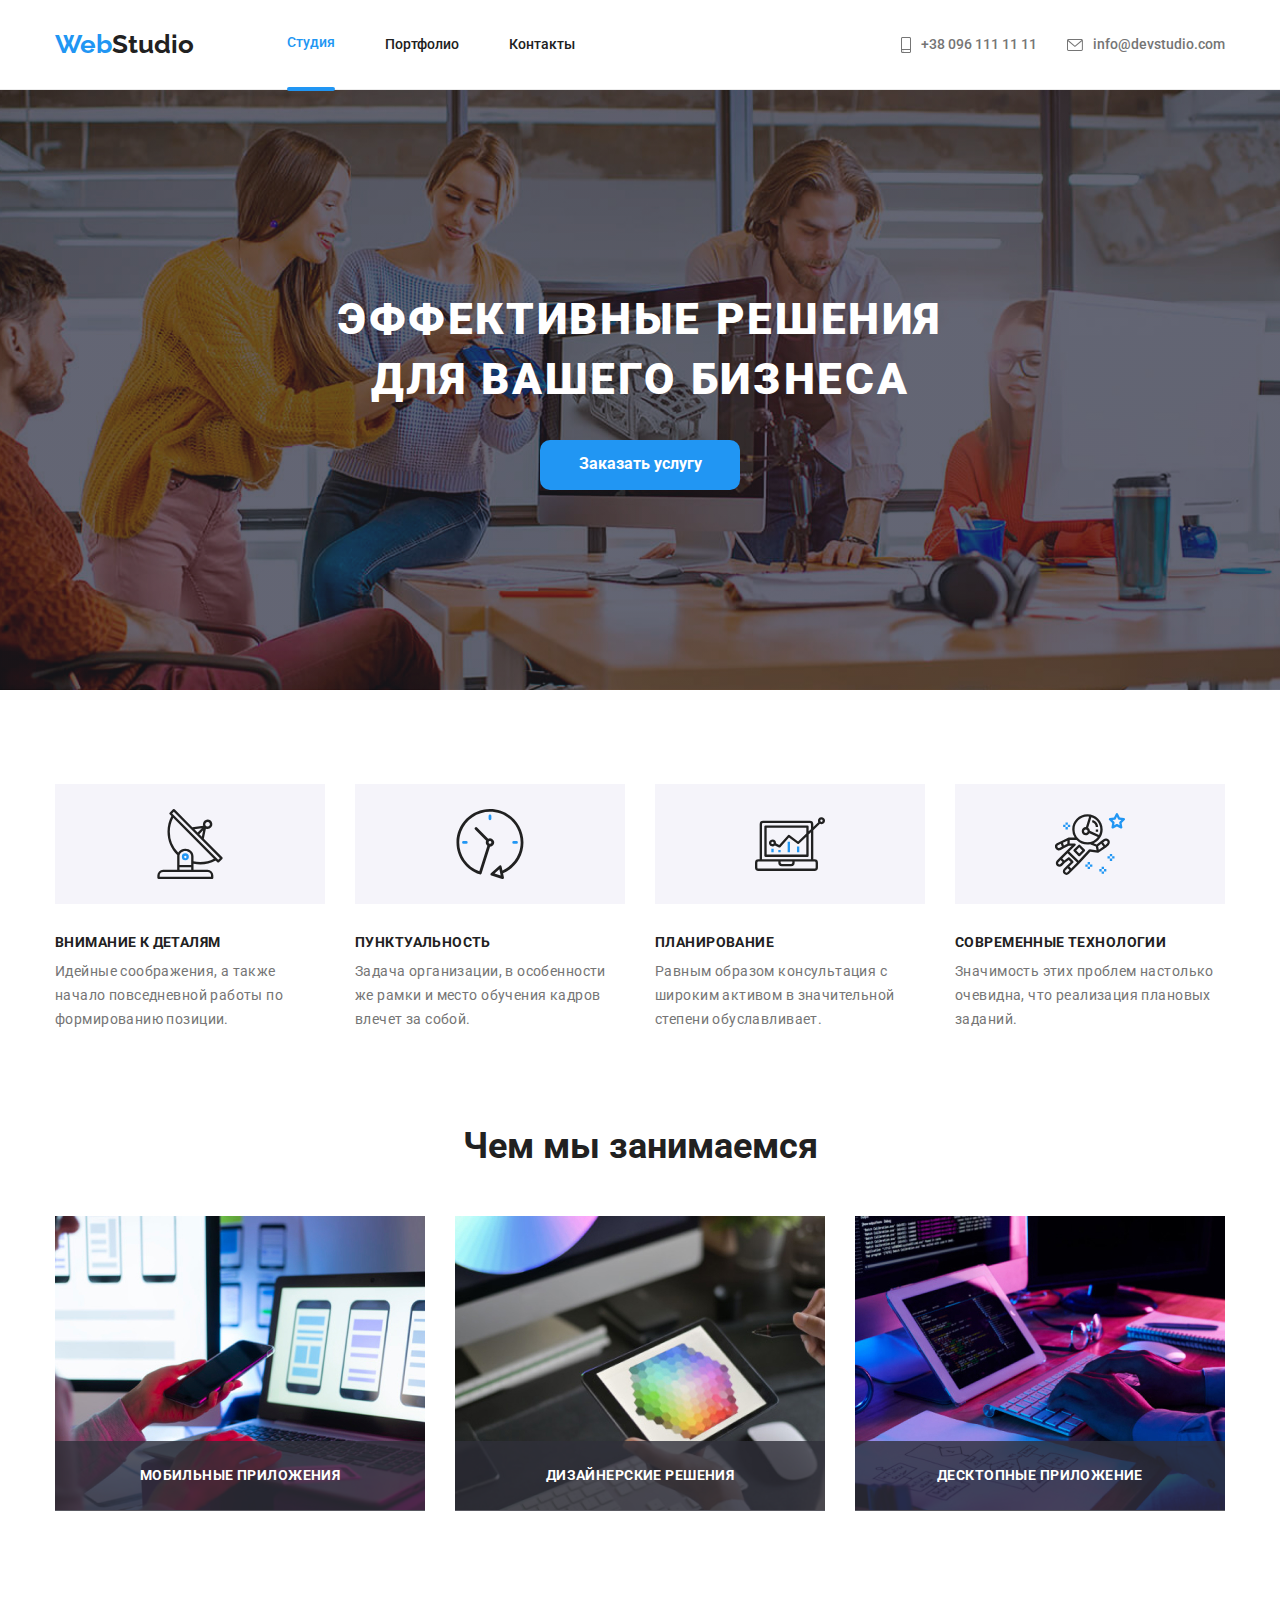
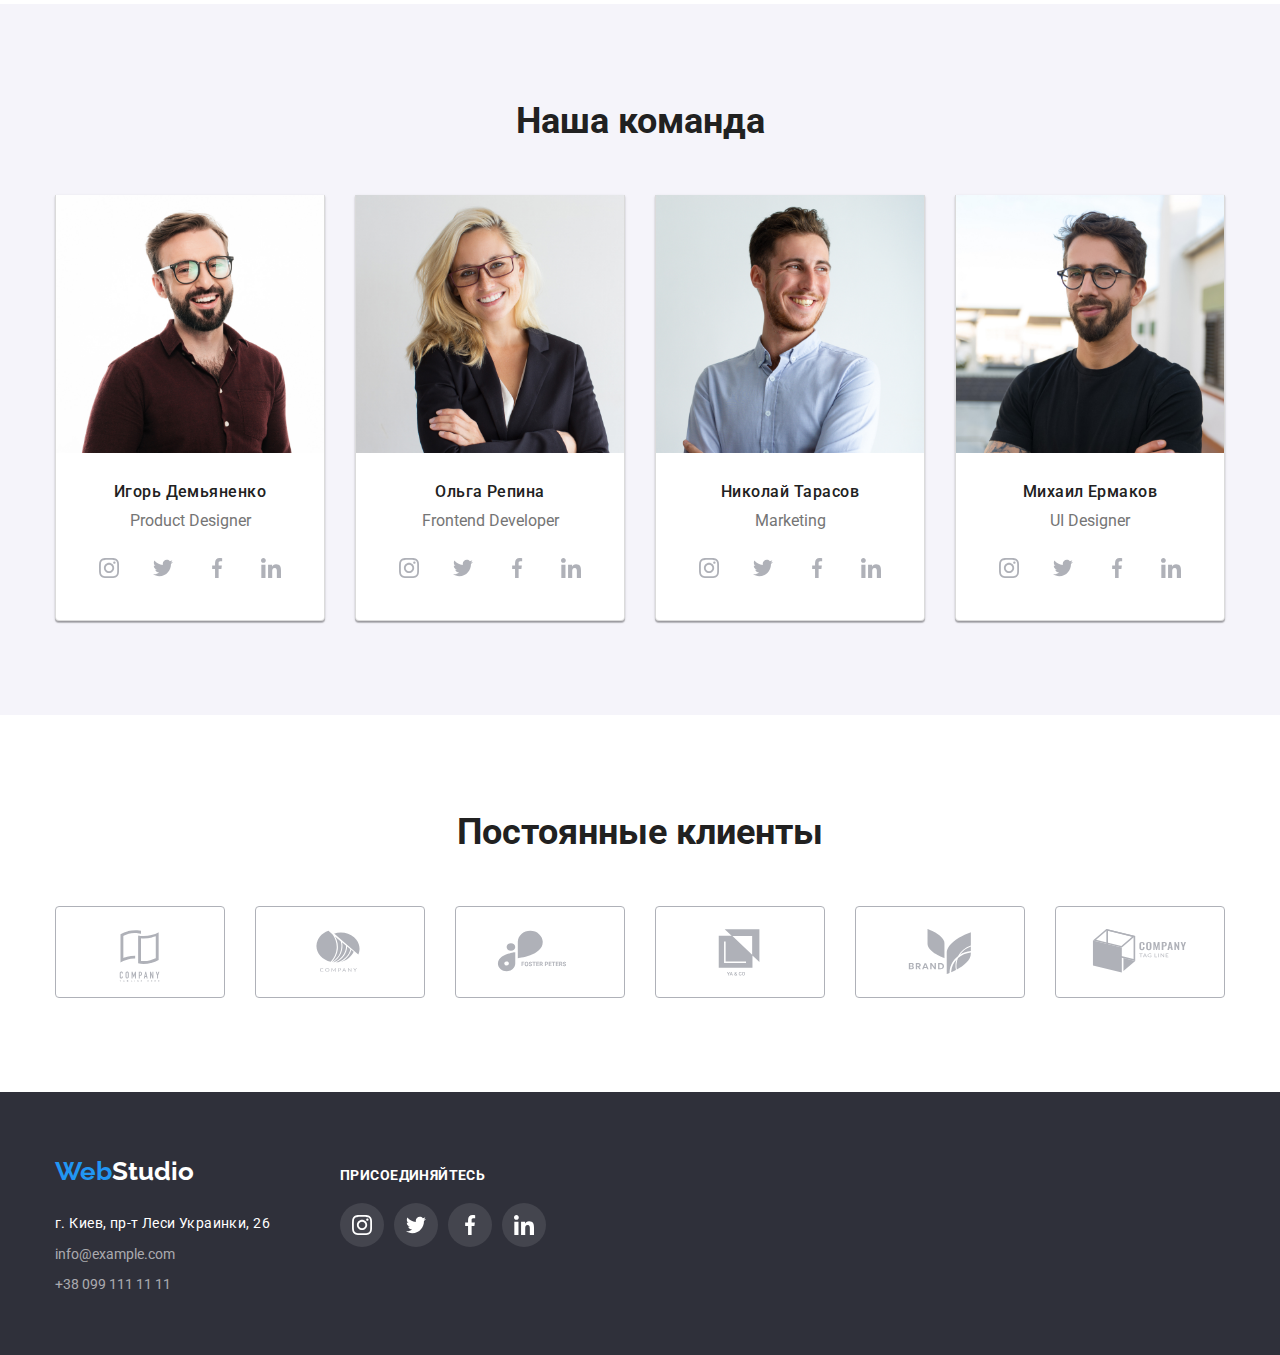
<file: index.html>
<!DOCTYPE html>
<html lang="ru">
  <head>
    <meta charset="UTF-8" />
    <meta http-equiv="X-UA-Compatible" content="IE=edge" />
    <meta name="viewport" content="width=device-width, initial-scale=1.0" />
    <title>Студия</title>

    <link
      href="https://fonts.googleapis.com/css2?family=Raleway:wght@700&family=Roboto:wght@400;500;700;900&display=swap"
      rel="stylesheet"
    />
    <link href="./css/modern-normalize.css" rel="stylesheet" />
    <link href="css/style.css" rel="stylesheet" />
  </head>

  <body>
    <!--шапка сайта-->

    <header class="header">
      <div class="container container-flex">
        <nav class="header-navigation">
          <a href="index.html" class="emblema"
            ><span class="web">Web</span>Studio</a
          >
          <ul class="list">
            <li class="list-item">
              <a href="index.html" class="link link-current">Студия</a>
            </li>
            <!-- сделать бордер радиус  -->
            <li class="list-item">
              <a href="portfolio.html" class="link">Портфолио</a>
            </li>
            <li class="list-item"><a href="" class="link">Контакты</a></li>
          </ul>
        </nav>
        <ul class="list-contacts">
          <li class="contacts-item">
            <a href="tel:+380961111111" class="contacts">
            <svg class="svg-contact" width="10" height="16">
              <use href="./images/symbol-defs.svg#icon-smartphone"></use>
            </svg>
              +38 096 111 11 11
            </a>
          </li>
          <li class="contacts-item">

            <a href="mailto:info@devstudio.com" class="contacts"
              >
              <svg class="svg-contact" width="16" height="12">
                <use
                  href="./images/symbol-defs.svg#icon-envelope"
                ></use>
              </svg>info@devstudio.com
            </a>
          </li>
        </ul>
      </div>
    </header>
    <main>
      <!--hero-->
      <section class="hero">
        <div class="container container-flex-hero">
          <h1 class="hero-text">Эффективные решения для вашего бизнеса</h1>

          <button type="button" class="hero-button" data-modal-open>Заказать услугу</button>
        </div>
      </section>
      <!-- benefits -->
      <section class="section">
        <div class="container">
          <ul class="listedge">
            <li class="listedge-list">
              <div class="listeadge-img">
                <svg class="svg-listeage" width="70" height="70">
                  <use
                    href="./images/symbol-defs.svg#icon-antenna"
                  ></use>
                </svg>
              </div>
              <h3 class="listedge-heading">Внимание к деталям</h3>
              <p class="listedge-paragraph">
                Идейные соображения, а также начало повседневной работы по
                формированию позиции.
              </p>
            </li>
            <li class="listedge-list">
              <div class="listeadge-img">
                <svg class="svg-listeage" width="70" height="70">
                  <use
                    href="./images/symbol-defs.svg#icon-clock"
                  ></use>
                </svg>
              </div>
              <h3 class="listedge-heading">Пунктуальность</h3>
              <p class="listedge-paragraph">
                Задача организации, в особенности же рамки и место обучения
                кадров влечет за собой.
              </p>
            </li>
            <li class="listedge-list">
              <div class="listeadge-img">
                <svg class="svg-listeage" width="70" height="70">
                  <use
                    href="./images/symbol-defs.svg#icon-diagram"
                  ></use>
                </svg>
              </div>
              <h3 class="listedge-heading">Планирование</h3>
              <p class="listedge-paragraph">
                Равным образом консультация с широким активом в значительной
                степени обуславливает.
              </p>
            </li>
            <li class="listedge-list">
              <div class="listeadge-img">
                <svg class="svg-listeage" width="70" height="70">
                  <use
                    href="./images/symbol-defs.svg#icon-astronaut"
                  ></use>
                </svg>
              </div>
              <h3 class="listedge-heading">Современные технологии</h3>
              <p class="listedge-paragraph">
                Значимость этих проблем настолько очевидна, что реализация
                плановых заданий.
              </p>
            </li>
          </ul>
        </div>
      </section>
      <!--чем мы занимаемся-->
      <section class="section section-benefits">
        <div class="container container-benefits">
          <h2 class="benefits">Чем мы занимаемся</h2>
          <ul class="listbenefits">
            <li class="listofbebefits">
              <div class="benefits-overflow"><p class="pbenefits">Мобильные приложения</p></div>
              <img
                src="images/box2.jpg"
                alt="подбор для всех девайсов"
                width="370" class="imgb"
              />
            </li>
            <li class="listofbebefits">
              <div class="benefits-overflow"><p class="pbenefits">Дизайнерские решения</p></div>
              <img src="images/box3.jpg" alt="подбор цветов" width="370"  class="imgb"/>
            </li>
            <li class="listofbebefits">
              <div class="benefits-overflow"><p class="pbenefits">десктопные приложение</p></div>
              <img src="images/img.jpg" alt="разработка сайтов" width="370" class="imgb"/>
            </li>
          </ul>
        </div>
      </section>
      <section class="section team">
        <div class="container">
          <h2 class="team-heading">Наша команда</h2>
          <ul class="list-team">
            <li class="list-of-team">
              <img src="images/1.jpg" alt="Игорь Демьяненко" width="268" />
              <div class="teamdiv">
                <h3 class="our-team">Игорь Демьяненко</h3>
                <p class="position">Product Designer</p>

                <ul class="social-links">
                  <li class="social-links-items">
                    <a href="insta.com" class="links-items">
                      <svg class="svg" width="40" height="40">
                        <use
                          href="./images/symbol-defs.svg#icon-instagram"
                        ></use>
                      </svg>
                    </a>
                  </li>
                  <li class="social-links-items">
                    <a href="insta.com" class="links-items">
                      <svg class="svg" width="20" height="20">
                        <use
                          href="./images/symbol-defs.svg#icon-twitter"
                        ></use>
                      </svg>
                    </a>
                  </li>
                  <li class="social-links-items">
                    <a href="insta.com" class="links-items">
                      <svg class="svg" width="20" height="20">
                        <use
                          href="./images/symbol-defs.svg#icon-facebook"
                        ></use>
                      </svg>
                    </a>
                  </li>
                  <li class="social-links-items">
                    <a href="insta.com" class="links-items">
                      <svg class="svg" width="20" height="20">
                        <use
                          href="./images/symbol-defs.svg#icon-linkedin"
                        ></use>
                      </svg>
                    </a>
                  </li>
                </ul>
              </div>
            </li>
            <li class="list-of-team">
              <img src="images/4.jpg" alt="Ольга Репина" width="268" />
              <div class="teamdiv">
                <h3 class="our-team">Ольга Репина</h3>
                <p class="position">Frontend Developer</p>
                <ul class="social-links">
                  <li class="social-links-items">
                    <a href="insta.com" class="links-items">
                      <svg class="svg" width="40" height="40">
                        <use
                          href="./images/symbol-defs.svg#icon-instagram"
                        ></use>
                      </svg>
                    </a>
                  </li>
                  <li class="social-links-items">
                    <a href="insta.com" class="links-items">
                      <svg class="svg" width="20" height="20">
                        <use
                          href="./images/symbol-defs.svg#icon-twitter"
                        ></use>
                      </svg>
                    </a>
                  </li>
                  <li class="social-links-items">
                    <a href="insta.com" class="links-items">
                      <svg class="svg" width="20" height="20">
                        <use
                          href="./images/symbol-defs.svg#icon-facebook"
                        ></use>
                      </svg>
                    </a>
                  </li>
                  <li class="social-links-items">
                    <a href="insta.com" class="links-items">
                      <svg class="svg" width="20" height="20">
                        <use
                          href="./images/symbol-defs.svg#icon-linkedin"
                        ></use>
                      </svg>
                    </a>
                  </li>
                </ul>
              </div>
            </li>
            <li class="list-of-team">
              <img src="images/3.jpg" alt="Николай Tарасов" width="268" />
              <div class="teamdiv">
                <h3 class="our-team">Николай Тарасов</h3>
                <p class="position">Marketing</p>

                <ul class="social-links">
                  <li class="social-links-items">
                    <a href="insta.com" class="links-items">
                      <svg class="svg" width="40" height="40">
                        <use
                          href="./images/symbol-defs.svg#icon-instagram"
                        ></use>
                      </svg>
                    </a>
                  </li>
                  <li class="social-links-items">
                    <a href="insta.com" class="links-items">
                      <svg class="svg" width="20" height="20">
                        <use
                          href="./images/symbol-defs.svg#icon-twitter"
                        ></use>
                      </svg>
                    </a>
                  </li>
                  <li class="social-links-items">
                    <a href="insta.com" class="links-items">
                      <svg class="svg" width="20" height="20">
                        <use
                          href="./images/symbol-defs.svg#icon-facebook"
                        ></use>
                      </svg>
                    </a>
                  </li>
                  <li class="social-links-items">
                    <a href="insta.com" class="links-items">
                      <svg class="svg" width="20" height="20">
                        <use
                          href="./images/symbol-defs.svg#icon-linkedin"
                        ></use>
                      </svg>
                    </a>
                  </li>
                </ul>

              </div>
            </li>
            <li class="list-of-team">
              <img src="images/2.jpg" alt="Михаил Ермаков" width="268" />
              <div class="teamdiv">
                <h3 class="our-team">Михаил Ермаков</h3>
                <p class="position">UI Designer</p>

                  <ul class="social-links">
                    <li class="social-links-items">
                      <a href="insta.com" class="links-items">
                        <svg class="svg" width="40" height="40">
                          <use
                            href="./images/symbol-defs.svg#icon-instagram"
                          ></use>
                        </svg>
                      </a>
                    </li>
                    <li class="social-links-items">
                      <a href="insta.com" class="links-items">
                        <svg class="svg" width="20" height="20">
                          <use
                            href="./images/symbol-defs.svg#icon-twitter"
                          ></use>
                        </svg>
                      </a>
                    </li>
                    <li class="social-links-items">
                      <a href="insta.com" class="links-items">
                        <svg class="svg" width="20" height="20">
                          <use
                            href="./images/symbol-defs.svg#icon-facebook"
                          ></use>
                        </svg>
                      </a>
                    </li>
                    <li class="social-links-items">
                      <a href="insta.com" class="links-items">
                        <svg class="svg" width="20" height="20">
                          <use
                            href="./images/symbol-defs.svg#icon-linkedin"
                          ></use>
                        </svg>
                      </a>
                    </li>
                  </ul>

              </div>
            </li>
          </ul>
        </div>
      </section>
      <section class="section">
        <div class="container">
          <h2 class="cutomers-heading">Постоянные клиенты</h2>
          <ul class="cutomers">
            <li class="customers-item">
              <a href="" class="links-customers">
                <svg class="customers-svg" width="106" height="60">
                  <use
                    href="./images/symbol-defs.svg#icon-yaco"
                  ></use>
                </svg>
              </a>
            </li>
            <li class="customers-item">
              <a href="" class="links-customers">
                <svg class="customers-svg" width="106" height="60">
                  <use
                    href="./images/symbol-defs.svg#icon-tagline"
                  ></use>
                </svg>
              </a>
            </li>
            <li class="customers-item">
              <a href="" class="links-customers">
                <svg class="customers-svg" width="106" height="60">
                  <use
                    href="./images/symbol-defs.svg#icon-company"
                  ></use>
                </svg>
              </a>
            </li>
            <li class="customers-item">
              <a href="" class="links-customers">
                <svg class="customers-svg" width="106" height="60">
                  <use
                    href="./images/symbol-defs.svg#icon-tag-line"
                  ></use>
                </svg>
              </a>
            </li>
            <li class="customers-item">
              <a href="" class="links-customers">
                <svg class="customers-svg" width="106" height="60">
                  <use
                    href="./images/symbol-defs.svg#icon-fosterpeters"
                  ></use>
                </svg>
              </a>
            </li>
            <li class="customers-item">
              <a href="" class="links-customers">
                <svg class="customers-svg" width="106" height="60">
                  <use
                    href="./images/symbol-defs.svg#icon-brand"
                  ></use>
                </svg>
              </a>
            </li>
          </ul>
        </div>
      </section>
    </main>
    <!--подвал-->
    <footer class="basment">
      <div class="container connect">
          <div class="connect-street">
            <a href="index.html" class="emblema-basment"
              ><span class="web-basment">Web</span>Studio</a
            >
            <address class="letter">
              <p class="street">г. Киев, пр-т Леси Украинки, 26</p>
              <ul class="list-basment">
                <li>
                  <a href="mailto:info@example.com" class="contacts-basment"
                    >info@example.com</a
                  >
                </li>
                <li>
                  <a href="tel:+380991111111" class="contacts-basment"
                    >+38 099 111 11 11</a
                  >
                </li>
              </ul>
            </address>
          </div>
          <div class="div-links">
            <h2 class="connect-heading">присоединяйтесь</h2>
            <ul class="connect-links">
              <li class="connect-links-items">
                <a href="insta.com" class="links-items">
                  <svg class="svg-basement" width="40" height="40">
                    <use
                      href="./images/symbol-defs.svg#icon-instagram"
                    ></use>
                  </svg>
                </a>
              </li>
              <li class="connect-links-items">
                <a href="insta.com" class="links-items">
                  <svg class="svg-basement" width="20" height="20">
                    <use
                      href="./images/symbol-defs.svg#icon-twitter"
                    ></use>
                  </svg>
                </a>
              </li>
              <li class="connect-links-items">
                <a href="insta.com" class="links-items">
                  <svg class="svg-basement" width="20" height="20">
                    <use
                      href="./images/symbol-defs.svg#icon-facebook"
                    ></use>
                  </svg>
                </a>
              </li>
              <li class="connect-links-items">
                <a href="insta.com" class="links-items">
                  <svg class="svg-basement" width="20" height="20">
                    <use
                      href="./images/symbol-defs.svg#icon-linkedin"
                    ></use>
                  </svg>
                </a>
              </li>
            </ul>
          </div>
      </div>
    </footer>
    <div class="backdrop is-hidden" data-modal>
      <div class="modal" > <p></p>
      <button class="closemark" data-modal-close><svg class="svgclose" width="11" height="11">
        <use
          href="./images/symbol-defs.svg#icon-close"
        ></use>
      </svg></button>
      </div>
    </div>
    <script src="./js/modal.js"></script>
  </body>
</html>
</file>
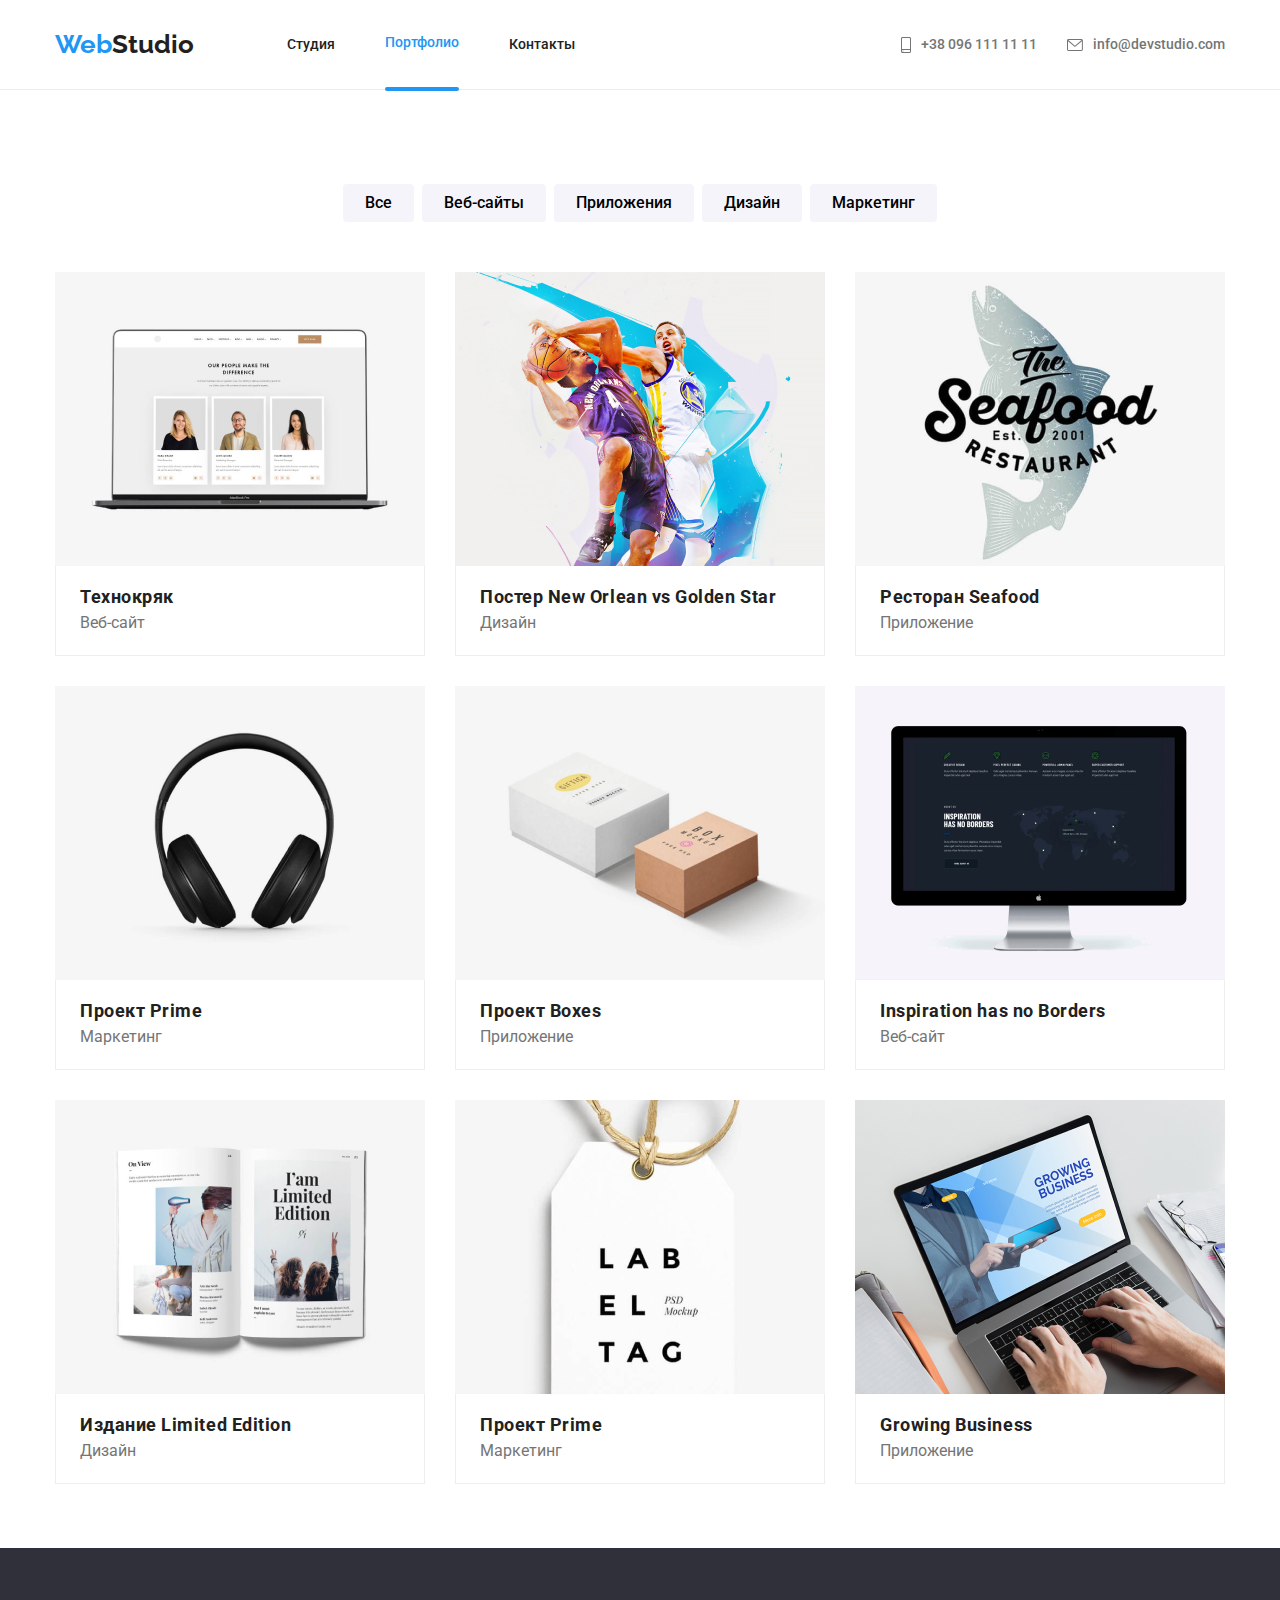
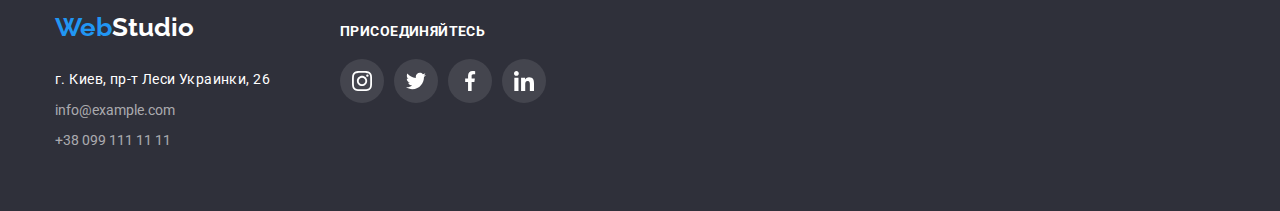
<file: portfolio.html>
<!DOCTYPE html>
<html lang="en">
  <head>
    <meta charset="UTF-8" />
    <meta http-equiv="X-UA-Compatible" content="IE=edge" />
    <meta name="viewport" content="width=device-width, initial-scale=1.0" />
    <title>Студия</title>

    <link
      href="https://fonts.googleapis.com/css2?family=Raleway:wght@700&family=Roboto:wght@400;500;700;900&display=swap"
      rel="stylesheet"
    />
    <link href="./css/modern-normalize.css" rel="stylesheet" />
    <link href="css/style.css" rel="stylesheet" />
  </head>

  <body>
    <!--шапка сайта-->

    <header class="header">
      <div class="container container-flex">
        <nav class="header-navigation">
          <a href="index.html" class="emblema"
            ><span class="web">Web</span>Studio</a
          >
          <ul class="list">
            <li class="list-item">
              <a href="index.html" class="link">Студия</a>
            </li>
            <li class="list-item">
              <a href="portfolio.html" class="link link-current">Портфолио</a>
            </li>
            <li class="list-item"><a href="" class="link">Контакты</a></li>
          </ul>
        </nav>
        <ul class="list-contacts">
          <li class="contacts-item">
            <a href="tel:+380961111111" class="contacts">
              <svg class="svg-contact" width="10" height="16">
                <use href="./images/symbol-defs.svg#icon-smartphone"></use>
              </svg>
              +38 096 111 11 11
            </a>
          </li>
          <li class="contacts-item">
            <a href="mailto:info@devstudio.com" class="contacts">
              <svg class="svg-contact" width="16" height="12">
                <use href="./images/symbol-defs.svg#icon-envelope"></use></svg>info@devstudio.com
            </a>
          </li>
        </ul>
      </div>
    </header>
    <main>
      <section class="portfolio section">
        <div class="container">
          <!--меню сайта-->
          <ul class="menu">
            <li class="menu-item">
              <button type="button" class="menu-button">Все</button>
            </li>
            <li class="menu-item">
              <button type="button" class="menu-button">Веб-сайты</button>
            </li>
            <li class="menu-item">
              <button type="button" class="menu-button">Приложения</button>
            </li>
            <li class="menu-item">
              <button type="button" class="menu-button">Дизайн</button>
            </li>
            <li class="menu-item">
              <button type="button" class="menu-button">Маркетинг</button>
            </li>
          </ul>
          <!--проекты-->

          <ul class="listprojects">
            <li class="listprojects-item">
              <a href="dgdf" class="projects-url">
              <div class="relative">
                <div class="overlay">
                  <p>
                    Технокряк это современная площадка распространения
                    коронавируса. Компании используют эту платформу для
                    цифрового шпионажа и атак на защищённые сервера конкурентов.
                  </p></div>
                <img
                  class="imgproject"
                  src="images/technokryak.jpg"
                  alt="сайт:Технокряк"
                />
                
                </div>
                <div class="blank">
                  <h3 class="projects">Технокряк</h3>
                  <p class="paragraph">Веб-сайт</p>
                </div>
              </a>
            </li>
            <li class="listprojects-item">
              <a href="dgdf" class="projects-url">
              <div class="relative">
              
                <div class="overlay">
                  <p>
                    Технокряк это современная площадка распространения
                    коронавируса. Компании используют эту платформу для
                    цифрового шпионажа и атак на защищённые сервера конкурентов.
                  </p></div>
                <img
                  class="imgproject"
                  src="images/backetboll.jpg"
                  alt="Дизайн:Постер"
                /></div>
                <div class="blank">
                  <h3 class="projects">Постер New Orlean vs Golden Star</h3>
                  <p class="paragraph">Дизайн</p>
                </div>
              </a>
            </li>
            <li class="listprojects-item">
              <a href="fgfdg"  class="projects-url" >
              <div class="relative">
             
                <div class="overlay">
                  <p>
                    Технокряк это современная площадка распространения
                    коронавируса. Компании используют эту платформу для
                    цифрового шпионажа и атак на защищённые сервера конкурентов.
                  </p></div>
                <img
                  class="imgproject"
                  src="images/seafood.jpg"
                  alt="Приложение:для ресторана"
                /></div>
                <div class="blank">
                  <h3 class="projects">Ресторан Seafood</h3>
                  <p class="paragraph">Приложение</p>
                </div></a
              >
            </li>
            <li class="listprojects-item">
              <a href="dgdf" class="projects-url">
              <div class="relative">
              
                <div class="overlay">
                  <p>
                    Технокряк это современная площадка распространения
                    коронавируса. Компании используют эту платформу для
                    цифрового шпионажа и атак на защищённые сервера конкурентов.
                  </p></div>
                <img
                  class="imgproject"
                  src="images/prime.jpg"
                  alt="Маркетинговий проект прайм"
                /></div>
                <div class="blank">
                  <h3 class="projects">Проект Prime</h3>
                  <p class="paragraph">Маркетинг</p>
                </div></a>
            </li>
            <li class="listprojects-item">
              <a href="dgdf" class="projects-url">
              <div class="relative">
                <div class="overlay">
                  <p>
                    Технокряк это современная площадка распространения
                    коронавируса. Компании используют эту платформу для
                    цифрового шпионажа и атак на защищённые сервера конкурентов.
                  </p></div>
                <img
                  class="imgproject"
                  src="images/boxes.jpg"
                  alt="Приложение для проекта  Boxes"
                /></div>
                <div class="blank">
                  <h3 class="projects">Проект Boxes</h3>
                  <p class="paragraph">Приложение</p>
                </div>
              </a>
            </li>
            <li class="listprojects-item">
              <a href="dgdf" class="projects-url">
              <div class="relative">
                <div class="overlay">
                  <p>
                    Технокряк это современная площадка распространения
                    коронавируса. Компании используют эту платформу для
                    цифрового шпионажа и атак на защищённые сервера конкурентов.
                  </p></div>
                <img
                  class="imgproject"
                  src="images/inspiration.jpg"
                  alt="Сайт"
                /></div>
                <div class="blank">
                  <h3 class="projects">Inspiration has no Borders</h3>
                  <p class="paragraph">Веб-сайт</p>
                </div></a
              >
            </li>
            <li class="listprojects-item">
              <a href="dgdf" class="projects-url">
              <div class="relative">
              
                <div class="overlay">
                  <p>
                    Технокряк это современная площадка распространения
                    коронавируса. Компании используют эту платформу для
                    цифрового шпионажа и атак на защищённые сервера конкурентов.
                  </p></div>
                <img
                  class="imgproject"
                  src="images/edition.jpg"
                  alt="Дизайн журнала"
                /></div>
                <div class="blank">
                  <h3 class="projects">Издание Limited Edition</h3>
                  <p class="paragraph">Дизайн</p>
                </div></a
              >
            </li>
            <li class="listprojects-item">
              <a href="dgdf" class="projects-url">
              <div class="relative">
              
                <div class="overlay">
                  <p>
                    Технокряк это современная площадка распространения
                    коронавируса. Компании используют эту платформу для
                    цифрового шпионажа и атак на защищённые сервера конкурентов.
                  </p></div>
                <img
                  class="imgproject"
                  src="images/lab.jpg"
                  alt="Маркетинговий проект"
                /></div>
                <div class="blank">
                  <h3 class="projects">Проект Prime</h3>
                  <p class="paragraph">Маркетинг</p>
                </div></a
              >
            </li>
            <li class="listprojects-item">
              <a href="dgdf" class="projects-url">
              <div class="relative">
                <div class="overlay">
                  <p>
                    Технокряк это современная площадка распространения
                    коронавируса. Компании используют эту платформу для
                    цифрового шпионажа и атак на защищённые сервера конкурентов.
                  </p></div>
                <img
                  class="imgproject"
                  src="images/business.jpg"
                  alt="Приложение для бизнеса"
                /></div>
                <div class="blank">
                  <h3 class="projects">Growing Business</h3>
                  <p class="paragraph">Приложение</p>
                </div></a
              >
            </li>
          </ul>
        </div>
      </section>
    </main>
    <!--подвал-->
    <footer class="basment">
      <div class="container connect">
        <div class="connect-street">
          <a href="index.html" class="emblema-basment"
            ><span class="web-basment">Web</span>Studio</a
          >
          <address class="letter">
            <p class="street">г. Киев, пр-т Леси Украинки, 26</p>
            <ul class="list-basment">
              <li>
                <a href="mailto:info@example.com" class="contacts-basment"
                  >info@example.com</a
                >
              </li>
              <li>
                <a href="tel:+380991111111" class="contacts-basment"
                  >+38 099 111 11 11</a
                >
              </li>
            </ul>
          </address>
        </div>
        <div class="div-links">
          <h2 class="connect-heading">присоединяйтесь</h2>
          <ul class="connect-links">
            <li class="connect-links-items">
              <a href="insta.com" class="links-items">
                <svg class="svg-basement" width="40" height="40">
                  <use href="./images/symbol-defs.svg#icon-instagram"></use>
                </svg>
              </a>
            </li>
            <li class="connect-links-items">
              <a href="insta.com" class="links-items">
                <svg class="svg-basement" width="20" height="20">
                  <use href="./images/symbol-defs.svg#icon-twitter"></use>
                </svg>
              </a>
            </li>
            <li class="connect-links-items">
              <a href="insta.com" class="links-items">
                <svg class="svg-basement" width="20" height="20">
                  <use href="./images/symbol-defs.svg#icon-facebook"></use>
                </svg>
              </a>
            </li>
            <li class="connect-links-items">
              <a href="insta.com" class="links-items">
                <svg class="svg-basement" width="20" height="20">
                  <use href="./images/symbol-defs.svg#icon-linkedin"></use>
                </svg>
              </a>
            </li>
          </ul>
        </div>
      </div>
    </footer>
  </body>
</html>
</file>
<file: css/style.css>
:root {
  --maincolor: rgb(33, 33, 33);
  --bluecolor: rgba(33, 150, 243, 1);
  --silvercolor: rgba(117, 117, 117);
  --rockcolor: rgb(47, 48, 58);
  --whitecolor: rgba(245, 244, 250);
  --whitetext: rgba(255, 255, 255, 1);
  --whitesix: rgba(255, 255, 255, 0.6);
  --colorofborders: rgba(238, 238, 238, 1);
  --colorofborderteam: #ffffff;
  --bckgrclteam: rgba(245, 244, 250, 1);
  --bckgrclteamitem: rgba(255, 255, 255, 1);
  --headerline: rgba(236, 236, 236, 1);
  --socialitemhover: #2196f3;
  --colorlogoitem: #fff;
  --bckglisteage: rgb(245, 244, 250);
  --bordedclients:rgba(175, 177, 184, 1);
  --bordercclientshover:rgba(33, 150, 243, 1);
  --colorsocialbg:rgba(255, 255, 255,0.1 );
  --colorbggradient:rgba(47, 48, 58, 0.4);
  --colorparagraphhero:rgba(117, 117, 117, 1);
  --coloriconmain:#AFB1B8;
  --overlaybcg:rgba(33, 150, 243, 0.9);
  --bckgrwhbenefits:rgba(47, 48, 58, 0.8);
  --borderclose:rgba(0, 0, 0, 0.1);
  --bckgrmodal:rgba(0, 0, 0, 0.2);
  /* shadowvolor */
  --shadow1:rgba(0, 0, 0, 0.1);
  --shadow2:rgba(0, 0, 0, 0.08);
  --shadow3:rgba(0, 0, 0, 0.12);
  --shadow4:rgba(0, 0, 0, 0.14);
  --shadow5:rgba(0, 0, 0, 0.2);
  --shadow6: rgba(0, 0, 0, 0.06);
  --shadow7: rgba(0, 0, 0, 0.16);
  /* grid setup */
  --item: 2;
  --item2: 2;
  --indent: 30px;
  /*animation setting*/
  --animation: 250ms cubic-bezier(0.4, 0, 0.2, 1);
}

body {
  font-family: "Roboto", sans-serif;
  color: var(--maincolor);
  font-size: 14px;
  line-height: 1.5;
  font-weight: 500;
}

h1,
h2,
h3,
h4,
p,
ul {
  margin: 0;
  padding: 0;
}
img {
  display: block;
}
.link {
  color: var(--maincolor);
  text-decoration: none;
}

.link:hover,
.link:focus {
  color: var(--bluecolor);
}
.link-current {
  color: var(--bluecolor);
  text-decoration: none;
}
li,
.list,
.list-contacts,
.listbenefits,
.list-team,
.listedge,
.listprojects {
  list-style-type: none;
}
.list-basment {
  list-style-type: none;
}
.hero-text {
  color: var(--whitetext);
  font-size: 44px;
  line-height: 1.36;
  font-weight: 900;
  margin-bottom: 30px;
  text-transform: uppercase;
  letter-spacing: 0.06em;
}
.hero {
  background-color: var(--rockcolor);
  text-align: center;
}
.hero-button {
  background-color: var(--bluecolor);
  color: var(--whitetext);
  font-size: 16px;
  cursor: pointer;
  font-weight: 700;
  border: 0cm;
  border-radius: 10px;
  width: 200px;
  height: 50px;
}
.benefits {
  text-align: center;
  font-size: 36px;
  font-weight: 700;
  line-height: 1.12;
}

.team-heading, .cutomers-heading
{
  text-align: center;
  font-size: 36px;
  font-weight: 700;
  line-height: 1.3;
}
.team {
  background-color: var(--bckgrclteam);
}
.menu-button {
  line-height: 1.625;
  cursor: pointer;
  background-color: var(--whitecolor);
  border: 0cm;
  border-radius: 4px;
  font-family: "Roboto", sans-serif;
  font-weight: 500;
  font-size: 16px;
  line-height: 1.5;
  height: 38px;
  align-items: center;
  padding: 6px 22px;
  box-shadow: 0px;
  transition: background-color var(--animation),color var(--animation), box-shadow var(--animation);
}
.menu-button:hover,
.menu-button:focus {
  cursor: pointer;
  background-color: var(--bluecolor);
  color: var(--whitecolor);
  border: 0cm;
  box-shadow: 0px 3px 1px var(--shadow1), 0px 1px 2px var(--shadow2), 0px 2px 2px var(--shadow3);
  border-radius: 4px;
}
.menu {
  text-align: center;
  list-style-type: none;
}

.button {
  font-size: 16px;
}
.paragraph {
  line-height: 1.7;
}
.portfolio {
  line-height: 2;
}
.emblema {
  font-weight: 700;
  font-family: "Raleway";
  text-decoration: none;
  color: var(--maincolor);
  font-size: 26px;
  margin-right: 93px;
}
.emblema:hover,
.emblema:focus {
  color: var(--maincolor);
}
.web,
.web-basment {
  color: var(--bluecolor);
}

.contacts {
  color: var(--silvercolor);
  text-decoration: none;
  display: flex;
  align-items: center;
  /* animation */
  transition: color var(--animation);
}
.contacts:hover,
.contacts:focus
{
  color: var(--bluecolor);
}
.svg-contact
{
  fill: currentColor;
  margin-right: 10px;
}

.basment {
  background-color: var(--rockcolor);
  padding-top: 60px;
  padding-bottom: 60px;
}
.heading,
.listedge-heading {
  font-weight: 700;
  font-size: 14px;
  text-transform: uppercase;
  letter-spacing: 0.03em;
  line-height: 1.17;
  margin-bottom: 10px;
}
.paragraph {
  font-weight: 400;
  color: var(--silvercolor);
  font-size: 16px;
  line-height: 24px;
}
.listedge-paragraph {
  font-weight: normal;
  font-size: 14px;
  line-height: 1.71;
  letter-spacing: 0.03em;
  color:var(--colorparagraphhero);
}
.adress {
  color: var(--whitecolor);
}

.contacts-basment:hover,
.contacts-basment:focus {
  color: var(--bluecolor);
}
.contacts-basment {
  color: var(--whitesix);
  text-decoration: none;
  font-style: normal;
  font-weight: 400;
  transition: color var(--animation);
}
.emblema-basment {
  font-weight: bold;
  font-family: "Raleway";
  text-decoration: none;
  color: var(--whitetext);
  font-size: 26px;
}
.emblema-basment:hover,
.emblema-basment:focus
{
  color: var(--whitetext);
}

.our-team {
  font-weight: 500;
  font-size: 16px;
  letter-spacing: 0.03em;
  line-height: 1.17;
}
.letter {
  font-style: normal;
}
.projects {
  font-weight: 700;
  font-size: 18px;
  letter-spacing: 0.03em;
  line-height: 1.17;
}
.street {
  color: var(--whitetext);
  font-size: 14px;
  line-height: 24px;
  letter-spacing: 0.03em;
  font-weight: 400;
  margin-bottom: 9px;
}
.position {
  font-weight: 400;
  color: var(--silvercolor);
  font-size: 16px;
  line-height: 1.17;
}

/*flex*/
.container-flex {
  display: flex;
  flex-wrap: wrap;
  justify-content: space-between;
}
.container {
  width: 1200px;
  margin: 0 auto;
  padding-left: 15px;
  padding-right: 15px;
}
.section {
  padding-top: 94px;
  padding-bottom: 94px;
}
/*header*/

.header {
  border-bottom: 1px;
  border-bottom-style: solid;
  border-bottom-color: var(--headerline);
}
.header-navigation {
  display: flex;
  width: 700px;
  align-items: center;
}
.list {
  display: flex;
  align-items: center;
}
.list-item:last-child {
  margin-right: 0;
}

.link,
.link-current {
  display: block;
  padding-top: 32px;
  padding-bottom: 32px;
  margin-right: 50px;
  transition: color var(--animation);
}
.list-contacts {
  display: flex;
  margin-left: auto;
  align-items: center;
}
.contacts-item:not(:last-child) {
  margin-right: 30px;
}
.contacts-item
{display: flex;
}
/*basement*/
.svg-basement {
  display: block;
  height: 20px;
  width: 20px;
  fill:var(--colorlogoitem);
}
.letter {
  margin-top: 20px;
}

.list-basment > li:not(:first-child) {
  margin-top: 9px;
}
/*index*/
/*листаге*/

.listbenefits {
  display: flex;
  justify-content: space-between;
  position: relative;
}
.listedge {
  display: flex;
}
.listedge-list {
  width: 270px;
}
.listedge-list:not(:last-child) {
  margin-right: 30px;
}
/*hero*/
.container-flex-hero {
  box-sizing: border-box;
  max-width: 696px;
}
.hero {
  display: block;
  padding-top: 200px;
  padding-bottom: 200px;
  background-image:linear-gradient(var( --colorbggradient), var( --colorbggradient)),url(../images/background/bkghero.jpg);
  background-position: center;
  background-repeat: no-repeat;
  max-width: 1600px;
  margin: auto;
}
.section-benefits {
  padding-top: 0px;
}
/*бенефитс*/
.benefits {
  margin-bottom: 50px;
}
.listofbebefits {
  margin-right: 30px;
}
.listofbebefits:last-child {
  margin-right: 0px;
}

/*тим*/
.team-heading {
  margin-bottom: 50px;
}
.list-team {
  display: flex;
  flex-wrap: nowrap;
  padding-left: 0px;
}
.list-of-team {
  margin-right: 30px;
  border-style: solid;
  border-color: var(--shadow4);
  border-width: 0px 1px 1px;
  background-color: var(--bckgrclteamitem);
  width: 270px;
  box-shadow: 0px 1px 3px var(--shadow3), 0px 1px 1px var(--shadow4), 0px 2px 1px var(--shadow5);
  border-radius: 0px 0px 4px 4px;
}
.list-of-team:last-child {
  margin-right: 0px;
}
.position {
  text-align: center;
}
.our-team {
  text-align: center;
  margin-bottom: 10px;
}
.teamdiv {
  padding-top: 30px;
  padding-bottom: 30px;
}
/*portfolio*/

.portfolio {
  display: flex;
  flex-wrap: wrap;
}
.menu {
  display: flex;
  align-content: center;
  justify-content: center;
  margin-bottom: 50px;
}
.menu-item {
  display: flex;
}
.menu-item:not(:first-child) {
  margin-left: 8px;
}
.listprojects
{
  display: flex;
  flex-wrap: wrap;
  margin-bottom: -30px;
  margin-right: -30px;
}
.listprojects-item
{
  width: 370px;

  margin-bottom: 30px;
  margin-right: 30px;
  
  flex-basis: calc((100% - 90px) / 3);
}
.projects-url:hover,
.projects-url:active
{
/* background-color:red; */
box-shadow: 0px 1px 1px var(--shadow3), 0px 4px 4px var(--shadow6), 1px 4px 6px var(--shadow7);

}
.listprojects-item:nth-child(3n+3)
{
  margin-right: 0;
}
.listprojects-item:nth-last-child(-n+3)
{
  margin-bottom: 0;
}

.projects-url
{
  display: block;
  text-decoration: none;
  color: var(--maincolor);
  transition: box-shadow var(--animation);
}
.imgproject {
  width: 100%;
  height: auto;
  display: block;
}
.projects {
  display: flex;
  margin-bottom: 4px;
}
.paragraph {
  display: flex;
}
.blank {
  padding-top: 20px;
  padding-left: 24px;
  padding-bottom: 20px;
  padding-right: 24px;
  border-style: solid;
  border-color: var(--colorofborders);
  border-width: 1px;

  border-top: none;
  
}

/*svg*/
.svg {
  display: block;
  height: 20px;
  width: 20px;
  fill:var(--coloriconmain);

  transition: background-color var(--animation),fill var(--animation);
}
.links-items:hover .svg,
.links-items:focus .svg
{
  fill:var(--whitecolor); 
}
.social-links {
  display: flex;
  margin-top: 16px;
  justify-content: center;
}
.social-links-items {
  display: block;
}
.social-links-items:not(:last-child)
{
  margin-right: 10px;
}
.social-links-items:hover,
.social-links-items:focus {
  border-radius: 50%;
}
.links-items {
  display: flex;
  width: 44px;
  height: 44px;
  align-items: center;
  justify-content: center;
  transition: background-color var(--animation);
}
.links-items:hover,
.links-items:focus
{
  border-color: var(--bordercclientshover);
  background-color: var(--bordercclientshover);}
  .links-items{
  background-color: var(--colorsocialbg);
  border-radius: 50%;
}

.listeadge-img {
  background-color: var(--bckglisteage);
  display: flex;
  align-items: center;
  justify-content: center;
  margin-bottom: 30px;
  height: 120px;
}

.svg-listeage {
  display: block;
  height: 70px;
  width: 70px;
}

.cutomers-heading
{
  margin-bottom: 50px;
}
.cutomers{
  display: flex;
  
}
.customers-item
{
  display: flex;
  justify-content: center;
  align-items: center;
  width: 170px;
  height: 92px;
  border: 1px solid var(--bordedclients);
  border-radius: 4px;
  transition: border-color var(--animation);
}
.customers-svg
{
  display: block;
  fill:var(--coloriconmain);
  transition: fill var(--animation);
}
.customers-item:not(:last-child)
{
  margin-right: 30px;
}
.links-customers
{
  display: flex;
  align-items: center;
  justify-content: center;
  height: 92px;
  width: 170px;
}
.customers-item:hover,
.customers-item:focus
{
  border-color: var(--bordercclientshover);
}
.customers-item:hover .customers-svg,
.customers-item:focus .customers-svg
 
{
  
  fill:var(--bordercclientshover);
}
.connect
{
  display: flex;
align-items: baseline;
}
.connect-street
{
  margin-right: 70px;
}
.connect-links
{
  display: flex;
}
.connect-links-items
{
  margin-right: 10px;
}
.connect-links-items:last-child
{
  margin-right: 0;
}

.connect-heading
{

  color: var(--whitetext);
  font-family: "Roboto";
  font-style: normal;
  font-weight: bold;
  font-size: 14px;
  line-height: 16px;
  letter-spacing: 0.03em;
  text-transform: uppercase;
  margin-bottom: 20px;
}

.overlay
{
  position: absolute;
  top: 0;
  left: 0;
  width: 100%;
  height: 100%;
  transform: translatey(100%);
  transition: transform 250ms ease;
  background-color: var(--overlaybcg);
  font-family: "Roboto";
  font-size: 18px;
  font-style: normal;
  font-weight: 400;
  line-height: 1,5;
  letter-spacing: 0.03em;
  text-align: left;
  color: var(--whitetext);
  display: flex;
  padding: 63px 24px;
  align-items: center;
  transition: transform var(--animation);
}
.listprojects-item:hover .overlay,
.listprojects-item:focus .overlay {
  transform: translateY(0);
  
}
.relative{
  position: relative;
  overflow: hidden;
}
.link-current::after
{
  position: relative;
  display: block;
  content: '';
  border: 2px solid;
  top: 34px;
  border-radius: 2px;
  background-color: var(--overlaybcg);
}
.benefits-overflow
{
  display: inline;
  position: absolute;
  background-color: var(--bckgrwhbenefits);
  width: 370px;
  height: 70px;
  top:225px;
  display: flex;
  justify-content: center;
  align-items: center;
  z-index: 10;
}
.pbenefits
{
  font-family: 'Roboto';
  font-style: normal;
  font-weight: bold;
  font-size: 14px;
  line-height: 1.14;
  text-align: center;
  letter-spacing: 0.03em;
  text-transform: uppercase;
color: var(--whitetext);
}
.imgb
{
  position: relative;
  z-index: 1;
}
/* modal */
.backdrop
{
  position: fixed;
  top:0;
  left:0;
  width: 100%;
  height: 100%;
  background-color: var(--bckgrmodal);
  z-index: 55000;
  transition: opacity var(--animation), visibility var(--animation);
}
.is-hidden
{
  opacity: 0;
  pointer-events: none;
  visibility: hidden;
  transition: opacity var(--animation), visibility var(--animation);
}
.modal
{
  min-height: 581px;
  min-width: 528px;
  background:  var(--colorofborderteam);
  position: absolute;
  top: 50%;
  left: 50%;
  transform: translate(-50%,-50%);
  box-shadow: 0px 1px 3px var(--shadow3), 0px 1px 1px var(--shadow4), 0px 2px 1px var(--shadow5);
  border-radius: 4px;
}
.closemark
{
  position: absolute;
  right: 8px;
  top: 8px;
  border-radius: 50%;
  width: 30px;
  height: 30px;
  display: flex;
  justify-content: center;
  align-items: center;
  background-color:var(--whitetext);
  cursor: pointer;
  border: 1px solid var(--borderclose);
}
</file>
